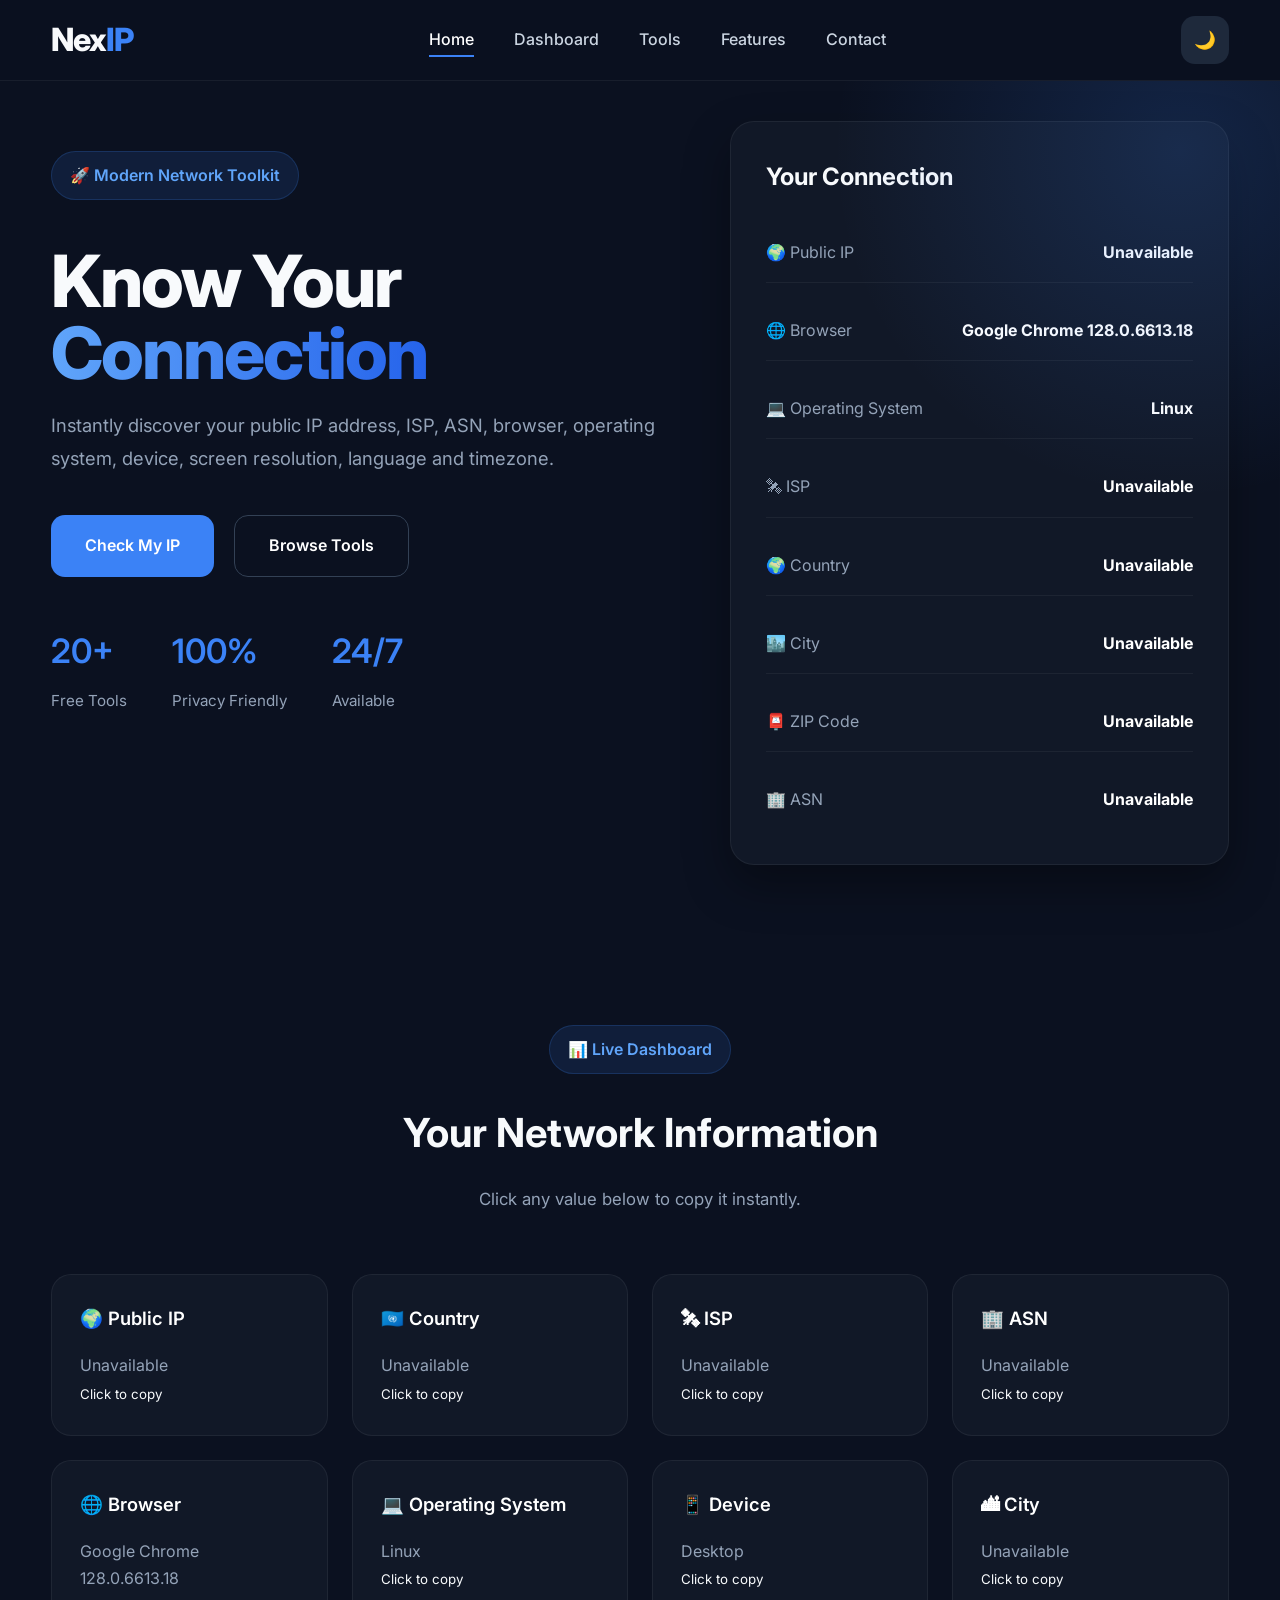
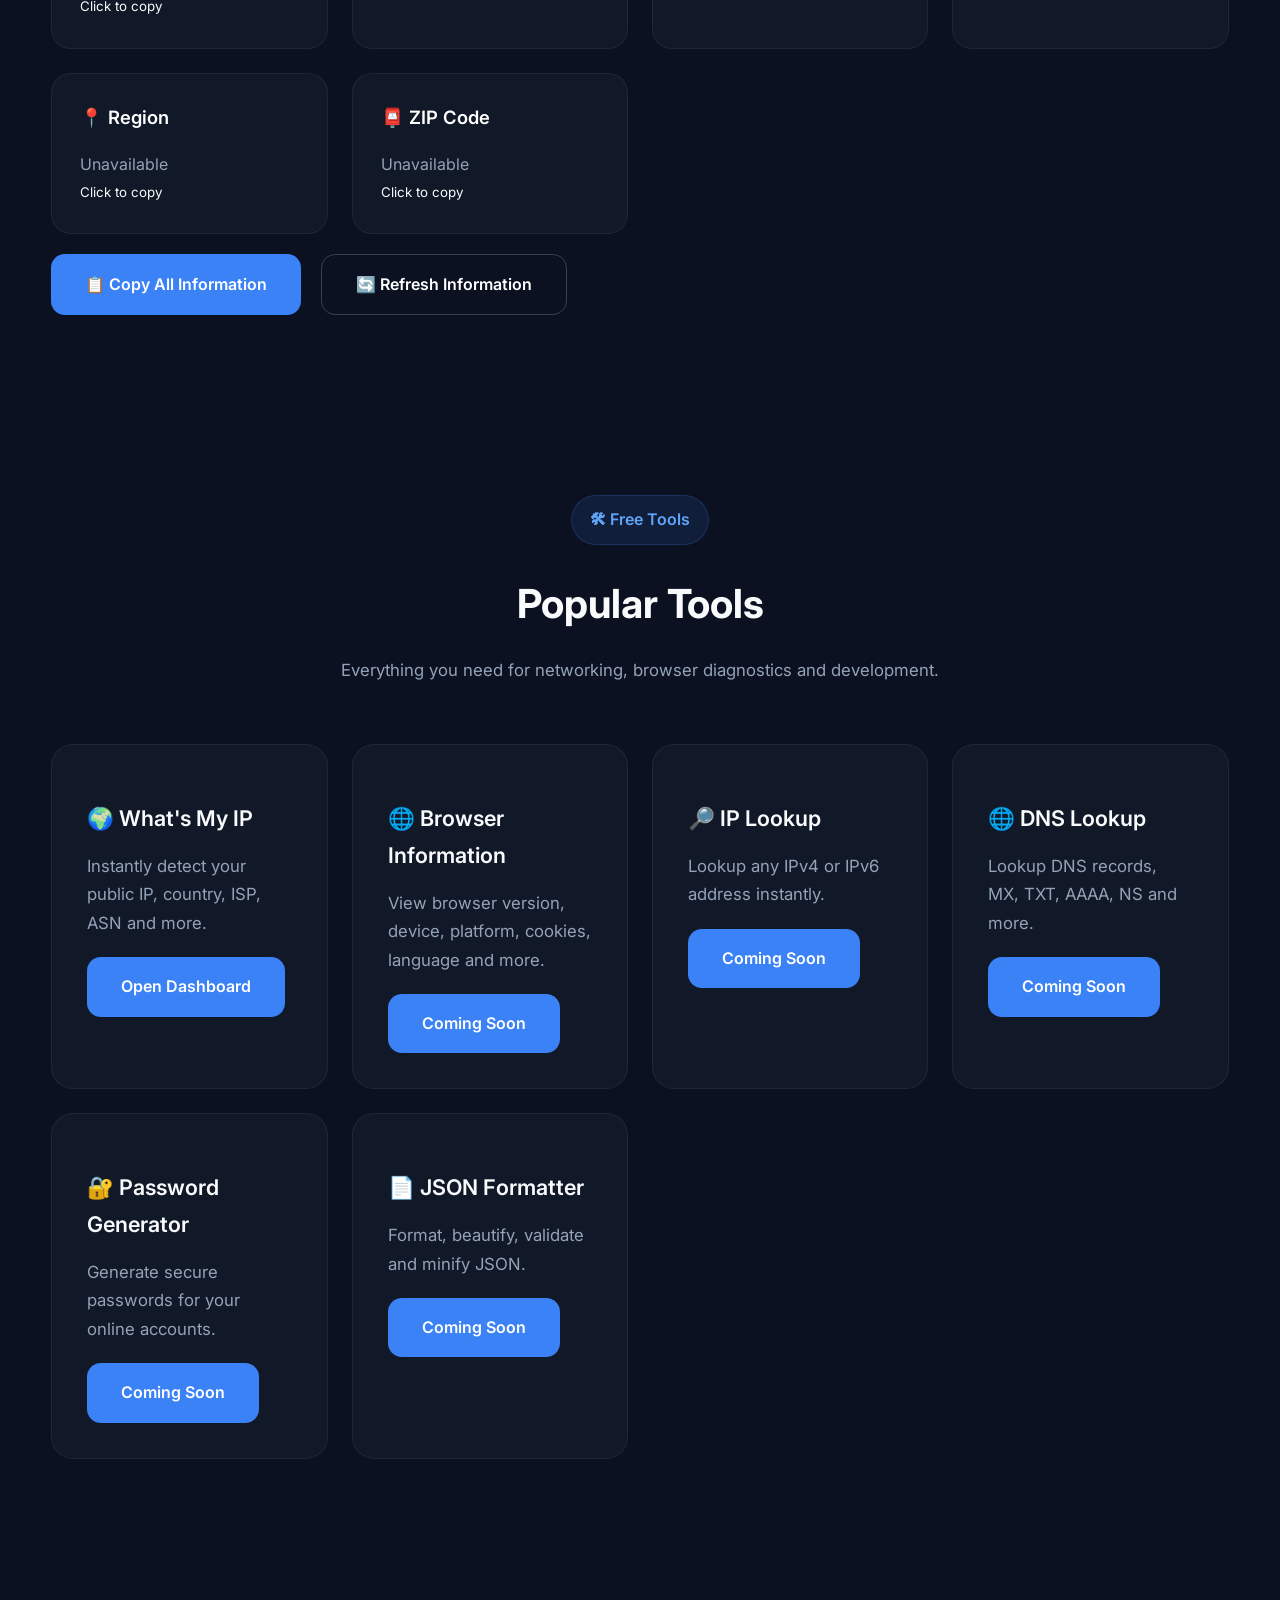
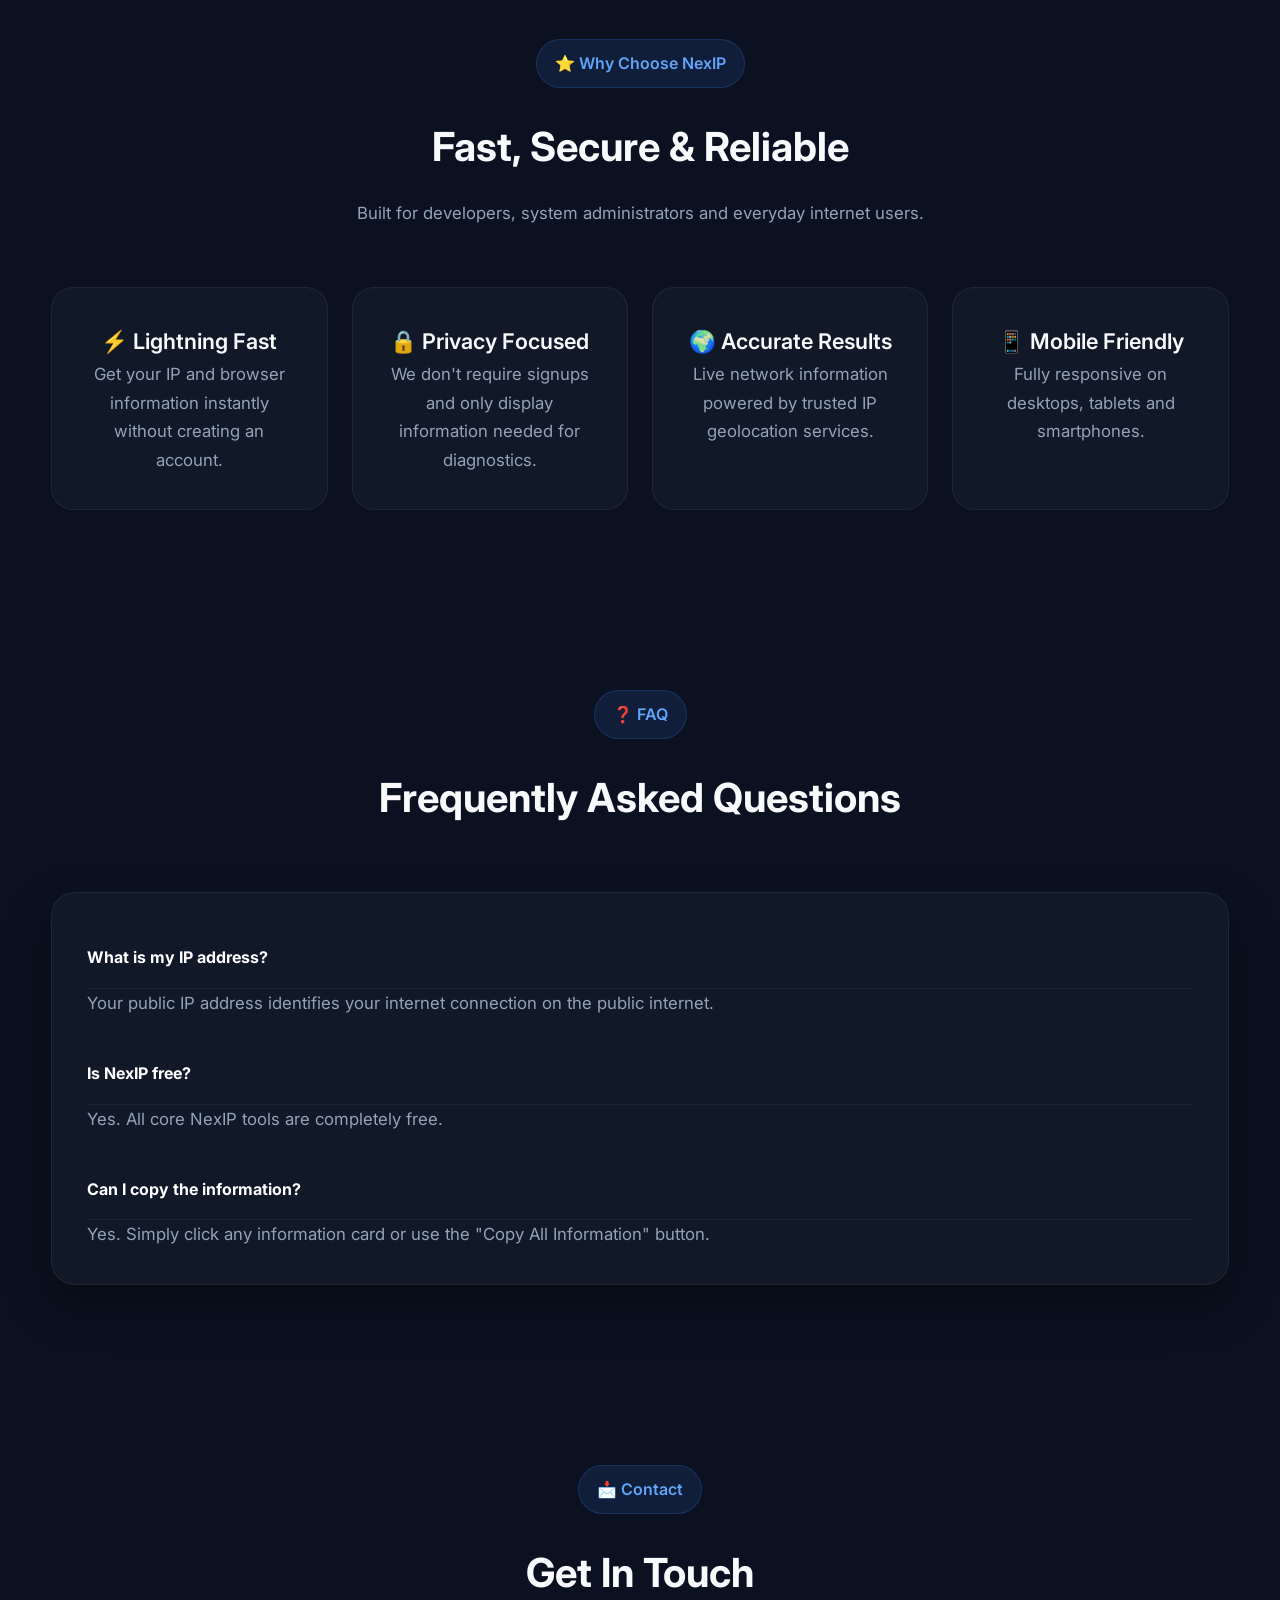
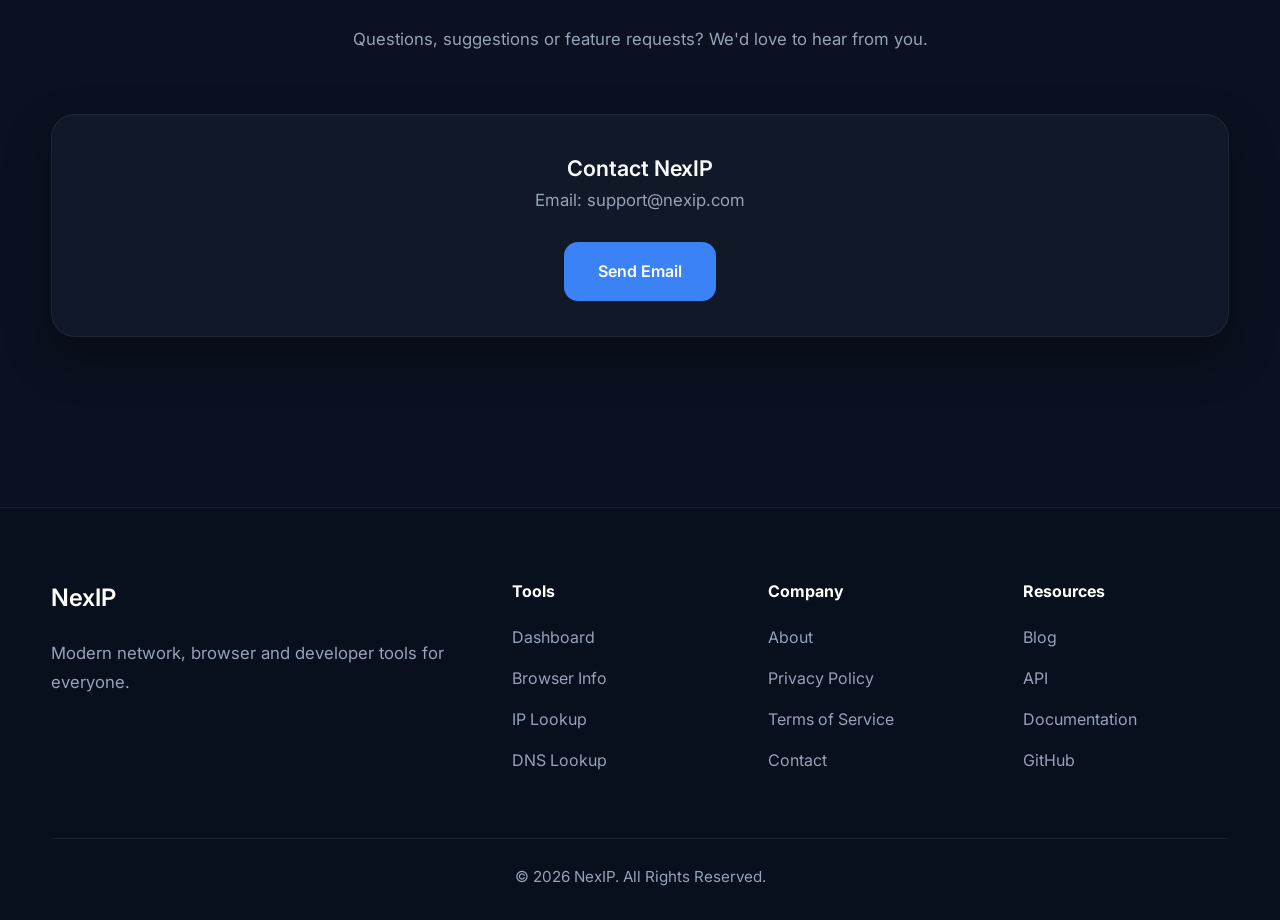
<file: index.html>
<!DOCTYPE html>
<html lang="en">

<head>

    <script async
src="https://pagead2.googlesyndication.com/pagead/js/adsbygoogle.js?client=ca-pub-3177326505245270"
crossorigin="anonymous"></script>

    <!-- Google tag (gtag.js) -->
<script async src="https://www.googletagmanager.com/gtag/js?id=G-XM204EVNWJ"></script>
<script>
  window.dataLayer = window.dataLayer || [];
  function gtag(){dataLayer.push(arguments);}
  gtag('js', new Date());

  gtag('config', 'G-XM204EVNWJ');
</script>


    <meta charset="UTF-8">

    <meta name="viewport"
          content="width=device-width, initial-scale=1.0">

    <title>NexIP | Modern IP & Network Tools</title>

    <meta name="description"
          content="Free IP address checker, browser information, DNS lookup, IP lookup and network tools.">

    <meta name="theme-color"
          content="#0B1120">

    <link rel="preconnect"
          href="https://fonts.googleapis.com">

    <link rel="preconnect"
          href="https://fonts.gstatic.com"
          crossorigin>

    <link href="https://fonts.googleapis.com/css2?family=Inter:wght@300;400;500;600;700;800&display=swap"
          rel="stylesheet">

    <link rel="stylesheet"
          href="css/main.css">

</head>

<body>

<!-- ==========================================
     HEADER
========================================== -->

<header class="header">

    <div class="container">

        <nav class="navbar">

            <a href="index.html"
               class="logo">

                Nex<span>IP</span>

            </a>

            <ul class="nav-links">

                <li>

                    <a class="active"
                       href="index.html">

                        Home

                    </a>

                </li>

                <li>

                    <a href="#dashboard">

                        Dashboard

                    </a>

                </li>

                <li>

                    <a href="#tools">

                        Tools

                    </a>

                </li>

                <li>

                    <a href="#features">

                        Features

                    </a>

                </li>

                <li>

                    <a href="#contact">

                        Contact

                    </a>

                </li>

            </ul>

            <div class="nav-actions">

                <button id="themeToggle">

                    🌙

                </button>

                <button
                    class="mobile-menu"
                    id="menuToggle">

                    ☰

                </button>

            </div>

        </nav>

    </div>

</header>

<!-- ==========================================
     HERO
========================================== -->

<section class="hero">

    <div class="container">

        <div class="hero-grid">

            <div class="hero-content fade-up">

                <span class="section-badge">

                    🚀 Modern Network Toolkit

                </span>

                <h1>

                    Know Your

                    <span>

                        Connection

                    </span>

                </h1>

                <p>

                    Instantly discover your public IP address,
                    ISP,
                    ASN,
                    browser,
                    operating system,
                    device,
                    screen resolution,
                    language and timezone.

                </p>

                <div class="hero-buttons">

                    <a href="#dashboard"
                       class="btn-primary">

                        Check My IP

                    </a>

                    <a href="#tools"
                       class="btn-secondary">

                        Browse Tools

                    </a>

                </div>

                <div class="hero-stats">

                    <div class="hero-stat">

                        <h3>

                            20+

                        </h3>

                        <p>

                            Free Tools

                        </p>

                    </div>

                    <div class="hero-stat">

                        <h3>

                            100%

                        </h3>

                        <p>

                            Privacy Friendly

                        </p>

                    </div>

                    <div class="hero-stat">

                        <h3>

                            24/7

                        </h3>

                        <p>

                            Available

                        </p>

                    </div>

                </div>

            </div>

            <div class="hero-card fade-up">

                <div class="card-header">

                    Your Connection

                </div>

                <div class="info-table">

                    <div class="info-row">

                        <span>🌍 Public IP</span>

                        <strong id="ip">

                            Loading...

                        </strong>

                    </div>

                    <div class="info-row">

                        <span>🌐 Browser</span>

                        <strong id="browser">

                            Detecting...

                        </strong>

                    </div>

                    <div class="info-row">

                        <span>💻 Operating System</span>

                        <strong id="os">

                            Detecting...

                        </strong>

                    </div>

                    <div class="info-row">

                        <span>🛰 ISP</span>

                        <strong id="isp">

                            Loading...

                        </strong>

                    </div>

                    <div class="info-row">

                        <span>🌍 Country</span>

                        <strong id="country">

                            Loading...

                        </strong>

                    </div>

                    <div class="info-row">

                        <span>🏙️ City</span>

                        <strong id="city">

                            Loading...

                        </strong>

                    </div>

                    <div class="info-row">

                        <span>📮 ZIP Code</span>

                        <strong id="postal">

                            Loading...

                        </strong>

                    </div>

                    <div class="info-row">

                        <span>🏢 ASN</span>

                        <strong id="asn">

                            Loading...

                        </strong>

                    </div>

                </div>

            </div>

        </div>

    </div>

</section>

<!-- ==========================================
     LIVE DASHBOARD
========================================== -->

<section id="dashboard">

    <div class="container">

        <div class="section-header">

            <span class="section-badge">

                📊 Live Dashboard

            </span>

            <h2>

                Your Network Information

            </h2>

            <p>

                Click any value below to copy it instantly.

            </p>

        </div>

        <div class="stats-grid">
            <!-- ===========================
     Row 1
=========================== -->

<div class="stat-card copy-card" data-copy-target="ip">

    <h3>🌍 Public IP</h3>

    <p id="dashboard-ip">

        Loading...

    </p>

    <small>Click to copy</small>

</div>

<div class="stat-card copy-card" data-copy-target="country">

    <h3>🇺🇳 Country</h3>

    <p id="dashboard-country">

        Loading...

    </p>

    <small>Click to copy</small>

</div>

<div class="stat-card copy-card" data-copy-target="isp">

    <h3>🛰 ISP</h3>

    <p id="dashboard-isp">

        Loading...

    </p>

    <small>Click to copy</small>

</div>

<div class="stat-card copy-card" data-copy-target="asn">

    <h3>🏢 ASN</h3>

    <p id="dashboard-asn">

        Loading...

    </p>

    <small>Click to copy</small>

</div>

<!-- ===========================
     Row 2
=========================== -->

<div class="stat-card copy-card" data-copy-target="browser">

    <h3>🌐 Browser</h3>

    <p id="dashboard-browser">

        Detecting...

    </p>

    <small>Click to copy</small>

</div>

<div class="stat-card copy-card" data-copy-target="os">

    <h3>💻 Operating System</h3>

    <p id="dashboard-os">

        Detecting...

    </p>

    <small>Click to copy</small>

</div>

<div class="stat-card copy-card" data-copy-target="device">

    <h3>📱 Device</h3>

    <p id="dashboard-device">

        Detecting...

    </p>

    <small>Click to copy</small>

</div>



<!-- ===========================
     Row 3
=========================== -->





<div class="stat-card copy-card" data-copy-target="city">

    <h3>🏙 City</h3>

    <p id="dashboard-city">

        Loading...

    </p>

    <small>Click to copy</small>

</div>

<div class="stat-card copy-card" data-copy-target="region">

    <h3>📍 Region</h3>

    <p id="dashboard-region">

        Loading...

    </p>

    <small>Click to copy</small>

</div>
<div class="stat-card copy-card" data-copy-target="postal">

    <h3>📮 ZIP Code</h3>

    <p id="dashboard-postal">

        Loading...

    </p>

    <small>Click to copy</small>

</div>

</div>

<div class="hero-buttons mt-5">

    <button
        id="copyAll"
        class="btn-primary">

        📋 Copy All Information

    </button>

    <button
        id="refreshInfo"
        class="btn-secondary">

        🔄 Refresh Information

    </button>

</div>

</div>

</section>

<!-- ===========================
     TOOLS
=========================== -->

<section id="tools">

<div class="container">

<div class="section-header">

<span class="section-badge">

🛠 Free Tools

</span>

<h2>

Popular Tools

</h2>

<p>

Everything you need for networking,
browser diagnostics
and development.

</p>

</div>

<div class="stats-grid">

<div class="tool-card">

<h3>

🌍 What's My IP

</h3>

<p>

Instantly detect your public IP,
country,
ISP,
ASN and more.

</p>

<a href="#dashboard"
class="btn-primary">

Open Dashboard

</a>

</div>

<div class="tool-card">

<h3>

🌐 Browser Information

</h3>

<p>

View browser version,
device,
platform,
cookies,
language
and more.

</p>

<a href="#"
class="btn-primary">

Coming Soon

</a>

</div>

<div class="tool-card">

<h3>

🔎 IP Lookup

</h3>

<p>

Lookup any IPv4
or IPv6 address
instantly.

</p>

<a href="#"
class="btn-primary">

Coming Soon

</a>

</div>

<div class="tool-card">

<h3>

🌐 DNS Lookup

</h3>

<p>

Lookup DNS records,
MX,
TXT,
AAAA,
NS and more.

</p>

<a href="#"
class="btn-primary">

Coming Soon

</a>

</div>

<div class="tool-card">

<h3>

🔐 Password Generator

</h3>

<p>

Generate secure passwords
for your online accounts.

</p>

<a href="#"
class="btn-primary">

Coming Soon

</a>

</div>

<div class="tool-card">

<h3>

📄 JSON Formatter

</h3>

<p>

Format,
beautify,
validate
and minify JSON.

</p>

<a href="#"
class="btn-primary">

Coming Soon

</a>

</div>

</div>

</div>

</section>
<!-- ==========================================
     FEATURES
========================================== -->

<section id="features">

    <div class="container">

        <div class="section-header">

            <span class="section-badge">

                ⭐ Why Choose NexIP

            </span>

            <h2>

                Fast, Secure & Reliable

            </h2>

            <p>

                Built for developers, system administrators and everyday internet users.

            </p>

        </div>

        <div class="stats-grid">

            <div class="feature-card">

                <h3>

                    ⚡ Lightning Fast

                </h3>

                <p>

                    Get your IP and browser information instantly without creating an account.

                </p>

            </div>

            <div class="feature-card">

                <h3>

                    🔒 Privacy Focused

                </h3>

                <p>

                    We don't require signups and only display information needed for diagnostics.

                </p>

            </div>

            <div class="feature-card">

                <h3>

                    🌍 Accurate Results

                </h3>

                <p>

                    Live network information powered by trusted IP geolocation services.

                </p>

            </div>

            <div class="feature-card">

                <h3>

                    📱 Mobile Friendly

                </h3>

                <p>

                    Fully responsive on desktops, tablets and smartphones.

                </p>

            </div>

        </div>

    </div>

</section>

<!-- ==========================================
     FAQ
========================================== -->

<section>

    <div class="container">

        <div class="section-header">

            <span class="section-badge">

                ❓ FAQ

            </span>

            <h2>

                Frequently Asked Questions

            </h2>

        </div>

        <div class="hero-card">

            <div class="info-row">

                <strong>

                    What is my IP address?

                </strong>

            </div>

            <p>

                Your public IP address identifies your internet connection on the public internet.

            </p>

            <br>

            <div class="info-row">

                <strong>

                    Is NexIP free?

                </strong>

            </div>

            <p>

                Yes. All core NexIP tools are completely free.

            </p>

            <br>

            <div class="info-row">

                <strong>

                    Can I copy the information?

                </strong>

            </div>

            <p>

                Yes. Simply click any information card or use the "Copy All Information" button.

            </p>

        </div>

    </div>

</section>

<!-- ==========================================
     CONTACT
========================================== -->

<section id="contact">

    <div class="container">

        <div class="section-header">

            <span class="section-badge">

                📩 Contact

            </span>

            <h2>

                Get In Touch

            </h2>

            <p>

                Questions, suggestions or feature requests? We'd love to hear from you.

            </p>

        </div>

        <div class="hero-card text-center">

            <h3>

                Contact NexIP

            </h3>

            <p>

                Email:
                support@nexip.com

            </p>

            <br>

            <a href="mailto:support@nexip.com"
               class="btn-primary">

                Send Email

            </a>

        </div>

    </div>

</section>

<!-- ==========================================
     FOOTER
========================================== -->

<footer class="footer">

    <div class="container">

        <div class="footer-grid">

            <div>

                <h3>

                    NexIP

                </h3>

                <p>

                    Modern network, browser and developer tools for everyone.

                </p>

            </div>

            <div>

                <h4>

                    Tools

                </h4>

                <ul>

                    <li><a href="#dashboard">Dashboard</a></li>

                    <li><a href="#">Browser Info</a></li>

                    <li><a href="#">IP Lookup</a></li>

                    <li><a href="#">DNS Lookup</a></li>

                </ul>

            </div>

            <div>

                <h4>

                    Company

                </h4>

                <ul>

                    <li><a href="#">About</a></li>

                    <li><a href="#">Privacy Policy</a></li>

                    <li><a href="#">Terms of Service</a></li>

                    <li><a href="#contact">Contact</a></li>

                </ul>

            </div>

            <div>

                <h4>

                    Resources

                </h4>

                <ul>

                    <li><a href="#">Blog</a></li>

                    <li><a href="#">API</a></li>

                    <li><a href="#">Documentation</a></li>

                    <li><a href="#">GitHub</a></li>

                </ul>

            </div>

        </div>

        <div class="footer-bottom">

            © 2026 NexIP. All Rights Reserved.

        </div>

    </div>

</footer>

<script type="module" src="js/main.js"></script>

</body>

</html>
</file>
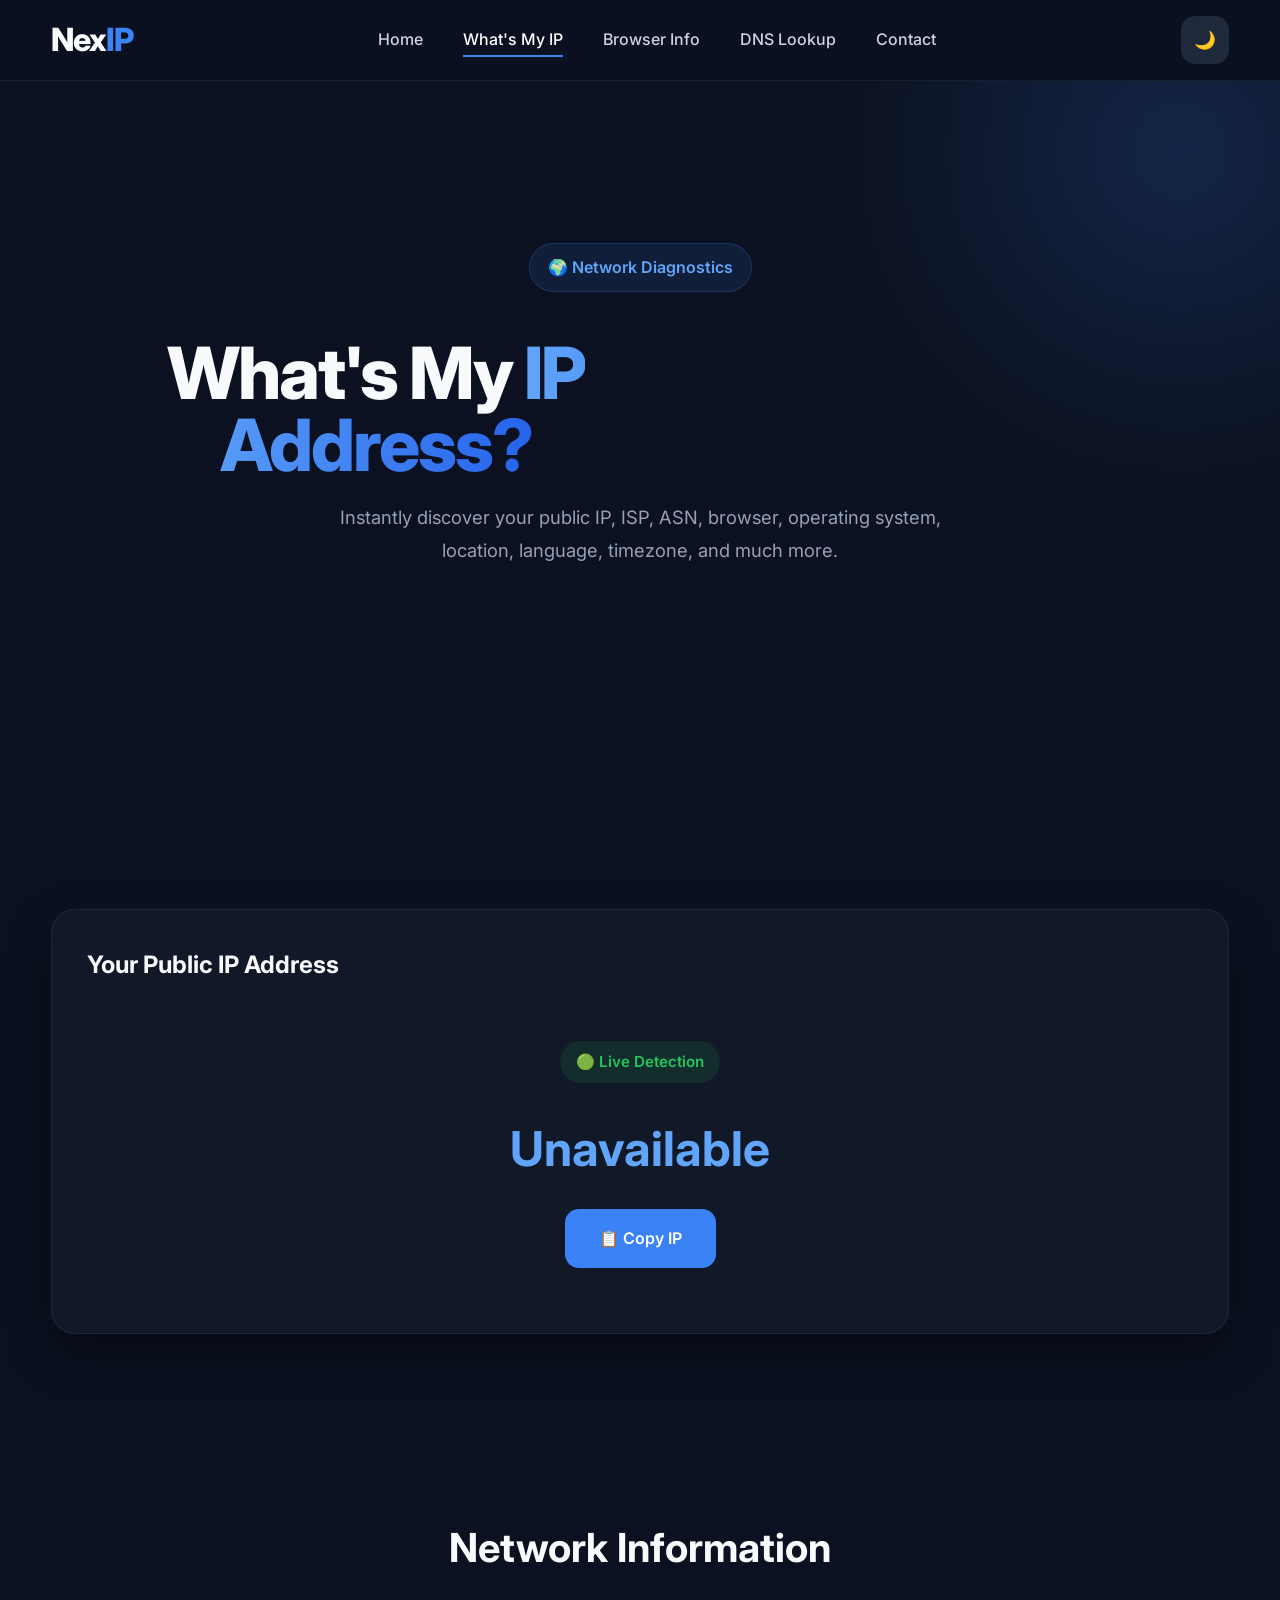
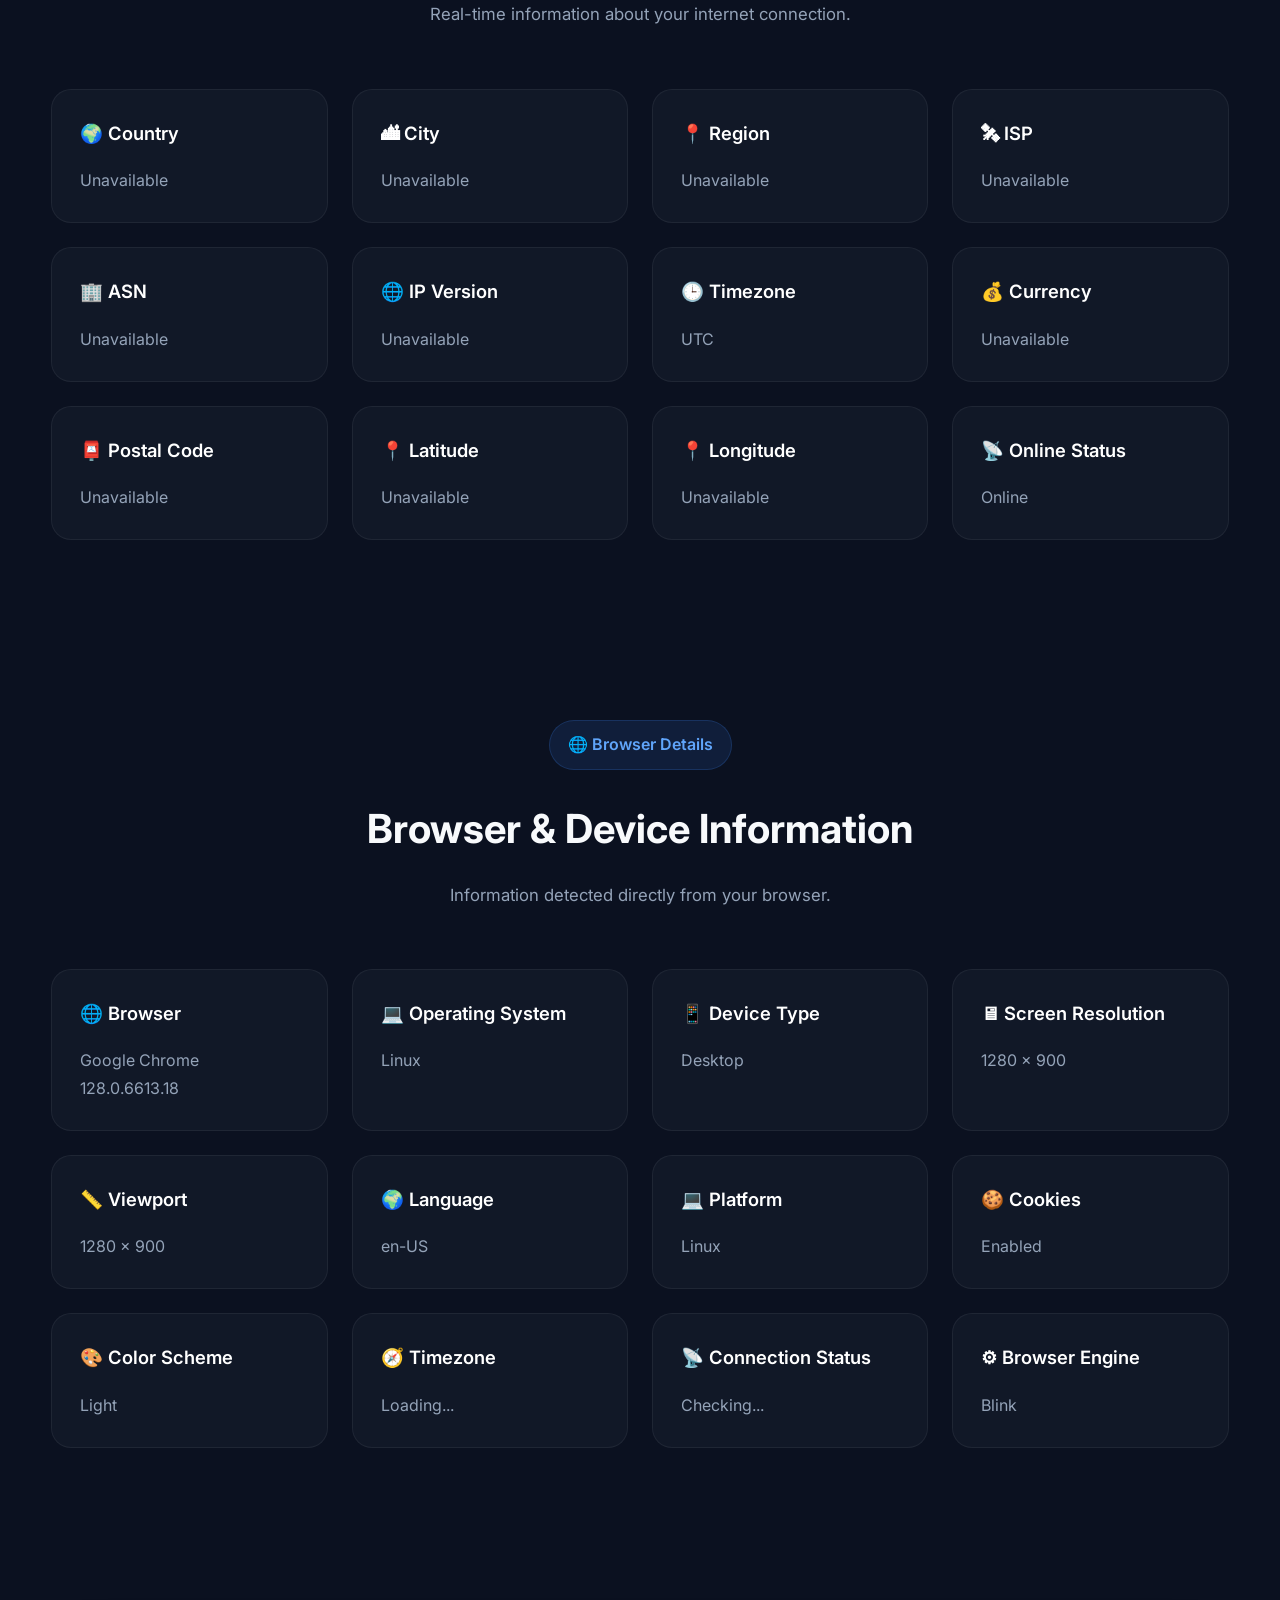
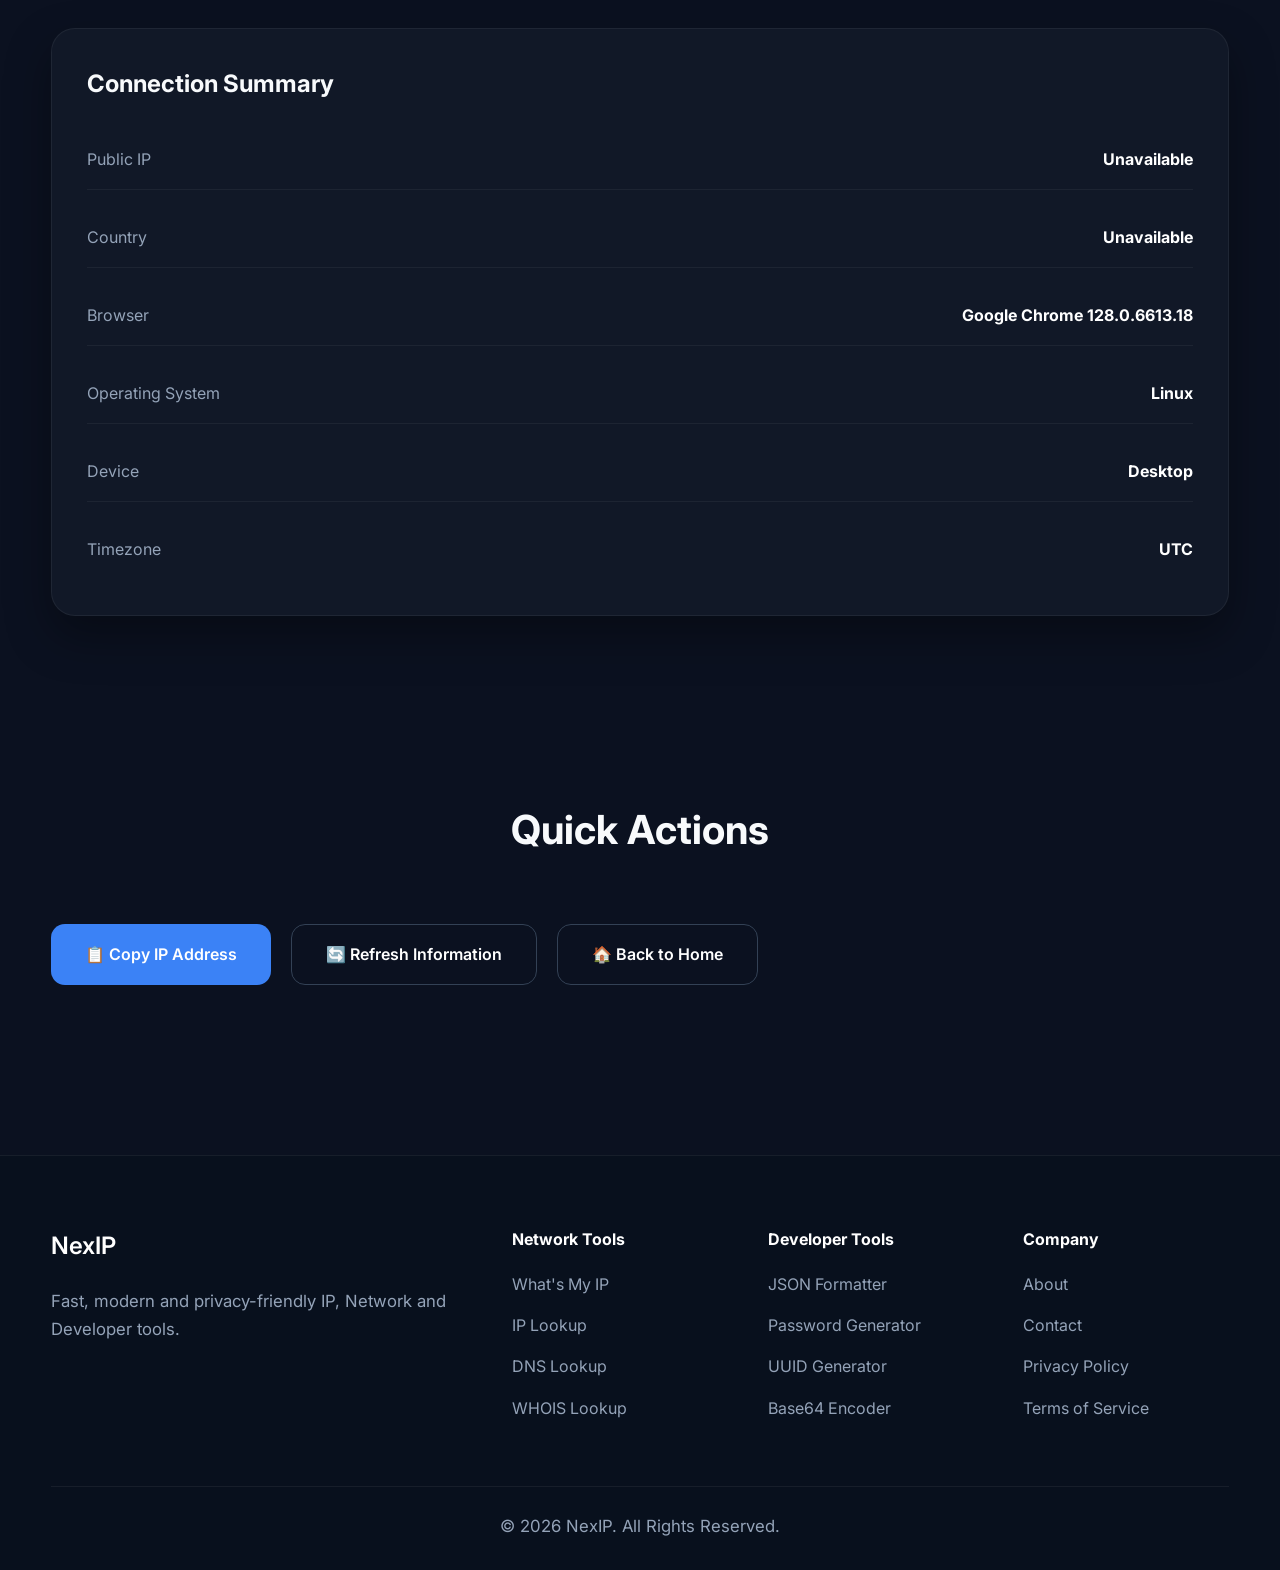
<file: pages/whats-my-ip.html>
<!DOCTYPE html>
<html lang="en">

<head>

    <meta charset="UTF-8">

    <meta name="viewport"
          content="width=device-width, initial-scale=1.0">

    <title>What's My IP Address | NexIP</title>

    <meta name="description"
          content="Find your public IP address, ISP, ASN, browser, operating system, location and network information.">

    <meta name="theme-color"
          content="#0B1120">

    <link rel="preconnect"
          href="https://fonts.googleapis.com">

    <link rel="preconnect"
          href="https://fonts.gstatic.com"
          crossorigin>

    <link href="https://fonts.googleapis.com/css2?family=Inter:wght@300;400;500;600;700;800&display=swap"
          rel="stylesheet">

    <link rel="stylesheet"
          href="../css/main.css">

</head>

<body>

<!-- ==========================================
     HEADER
========================================== -->

<header class="header">

    <div class="container">

        <nav class="navbar">

            <a href="../index.html"
               class="logo">

                Nex<span>IP</span>

            </a>

            <ul class="nav-links">

                <li>
                    <a href="../index.html">
                        Home
                    </a>
                </li>

                <li>
                    <a class="active"
                       href="whats-my-ip.html">
                        What's My IP
                    </a>
                </li>

                <li>
                    <a href="#">
                        Browser Info
                    </a>
                </li>

                <li>
                    <a href="#">
                        DNS Lookup
                    </a>
                </li>

                <li>
                    <a href="#">
                        Contact
                    </a>
                </li>

            </ul>

            <div class="nav-actions">

                <button id="themeToggle">

                    🌙

                </button>

                <button
                    class="mobile-menu"
                    id="menuToggle">

                    ☰

                </button>

            </div>

        </nav>

    </div>

</header>

<!-- ==========================================
     HERO
========================================== -->

<section class="hero">

    <div class="container">

        <div class="section-header">

            <span class="section-badge">

                🌍 Network Diagnostics

            </span>

            <h1>

                What's My
                <span>IP Address?</span>

            </h1>

            <p>

                Instantly discover your public IP,
                ISP,
                ASN,
                browser,
                operating system,
                location,
                language,
                timezone,
                and much more.

            </p>

        </div>

    </div>

</section>

<!-- ==========================================
     PUBLIC IP
========================================== -->

<section>

<div class="container">

<div class="hero-card">

<div class="card-header">

Your Public IP Address

</div>

<div class="ip-display">

<div class="status-badge">

🟢 Live Detection

</div>

<h2 id="ip">

Loading...

</h2>

<button
id="copyIP"
class="btn-primary">

📋 Copy IP

</button>

</div>

</div>

</div>

</section>

<!-- ==========================================
     NETWORK INFORMATION
========================================== -->

<section>

<div class="container">

<div class="section-header">

<h2>

Network Information

</h2>

<p>

Real-time information about your internet connection.

</p>

</div>

<div class="stats-grid">

<div class="stat-card">

<h3>

🌍 Country

</h3>

<p id="country">

Loading...

</p>

</div>

<div class="stat-card">

<h3>

🏙 City

</h3>

<p id="city">

Loading...

</p>

</div>

<div class="stat-card">

<h3>

📍 Region

</h3>

<p id="region">

Loading...

</p>

</div>

<div class="stat-card">

<h3>

🛰 ISP

</h3>

<p id="isp">

Loading...

</p>

</div>

<div class="stat-card">

<h3>

🏢 ASN

</h3>

<p id="asn">

Loading...

</p>

</div>

<div class="stat-card">

<h3>

🌐 IP Version

</h3>

<p id="ipVersion">

Loading...

</p>

</div>

<div class="stat-card">

<h3>

🕒 Timezone

</h3>

<p id="timezone">

Loading...

</p>

</div>

<div class="stat-card">

<h3>

💰 Currency

</h3>

<p id="currency">

Loading...

</p>

</div>

<div class="stat-card">

<h3>

📮 Postal Code

</h3>

<p id="postal">

Loading...

</p>

</div>

<div class="stat-card">

<h3>

📍 Latitude

</h3>

<p id="latitude">

Loading...

</p>

</div>

<div class="stat-card">

<h3>

📍 Longitude

</h3>

<p id="longitude">

Loading...

</p>

</div>

<div class="stat-card">

<h3>

📡 Online Status

</h3>

<p id="online">

Checking...

</p>

</div>

</div>
</div>

</section>

<!-- ==========================================
     BROWSER INFORMATION
========================================== -->

<section>

<div class="container">

<div class="section-header">

<span class="section-badge">

🌐 Browser Details

</span>

<h2>

Browser & Device Information

</h2>

<p>

Information detected directly from your browser.

</p>

</div>

<div class="stats-grid">

<div class="stat-card">

<h3>

🌐 Browser

</h3>

<p id="browser">

Loading...

</p>

</div>

<div class="stat-card">

<h3>

💻 Operating System

</h3>

<p id="os">

Loading...

</p>

</div>

<div class="stat-card">

<h3>

📱 Device Type

</h3>

<p id="device">

Loading...

</p>

</div>

<div class="stat-card">

<h3>

🖥 Screen Resolution

</h3>

<p id="screen">

Loading...

</p>

</div>

<div class="stat-card">

<h3>

📏 Viewport

</h3>

<p id="viewport">

Loading...

</p>

</div>

<div class="stat-card">

<h3>

🌍 Language

</h3>

<p id="language">

Loading...

</p>

</div>

<div class="stat-card">

<h3>

💻 Platform

</h3>

<p id="platform">

Loading...

</p>

</div>

<div class="stat-card">

<h3>

🍪 Cookies

</h3>

<p id="cookies">

Loading...

</p>

</div>

<div class="stat-card">

<h3>

🎨 Color Scheme

</h3>

<p id="colorScheme">

Loading...

</p>

</div>

<div class="stat-card">

<h3>

🧭 Timezone

</h3>

<p id="timezone">

Loading...

</p>

</div>

<div class="stat-card">

<h3>

📡 Connection Status

</h3>

<p id="online">

Checking...

</p>

</div>

<div class="stat-card">

<h3>

⚙ Browser Engine

</h3>

<p id="browserEngine">

Detecting...

</p>

</div>

</div>

</div>

</section>

<!-- ==========================================
     CONNECTION SUMMARY
========================================== -->

<section>

<div class="container">

<div class="hero-card">

<div class="card-header">

Connection Summary

</div>

<div class="info-table">

<div class="info-row">

<span>

Public IP

</span>

<strong id="summaryIP">

Loading...

</strong>

</div>

<div class="info-row">

<span>

Country

</span>

<strong id="summaryCountry">

Loading...

</strong>

</div>

<div class="info-row">

<span>

Browser

</span>

<strong id="summaryBrowser">

Loading...

</strong>

</div>

<div class="info-row">

<span>

Operating System

</span>

<strong id="summaryOS">

Loading...

</strong>

</div>

<div class="info-row">

<span>

Device

</span>

<strong id="summaryDevice">

Loading...

</strong>

</div>

<div class="info-row">

<span>

Timezone

</span>

<strong id="summaryTimezone">

Loading...

</strong>

</div>

</div>

</div>

</div>

</section>

<!-- ==========================================
     QUICK ACTIONS
========================================== -->

<section>

<div class="container">

<div class="section-header">

<h2>

Quick Actions

</h2>

</div>

<div class="hero-buttons">

<button
class="btn-primary"
id="copyIP">

📋 Copy IP Address

</button>

<button
class="btn-secondary"
id="refreshInfo">

🔄 Refresh Information

</button>

<a
href="../index.html"
class="btn-secondary">

🏠 Back to Home

</a>

</div>

</div>

</section>
<!-- ==========================================
     FOOTER
========================================== -->

<footer class="footer">

    <div class="container">

        <div class="footer-grid">

            <div>

                <h3>

                    NexIP

                </h3>

                <p>

                    Fast, modern and privacy-friendly
                    IP, Network and Developer tools.

                </p>

            </div>

            <div>

                <h4>

                    Network Tools

                </h4>

                <ul>

                    <li><a href="whats-my-ip.html">What's My IP</a></li>

                    <li><a href="#">IP Lookup</a></li>

                    <li><a href="#">DNS Lookup</a></li>

                    <li><a href="#">WHOIS Lookup</a></li>

                </ul>

            </div>

            <div>

                <h4>

                    Developer Tools

                </h4>

                <ul>

                    <li><a href="#">JSON Formatter</a></li>

                    <li><a href="#">Password Generator</a></li>

                    <li><a href="#">UUID Generator</a></li>

                    <li><a href="#">Base64 Encoder</a></li>

                </ul>

            </div>

            <div>

                <h4>

                    Company

                </h4>

                <ul>

                    <li><a href="#">About</a></li>

                    <li><a href="#">Contact</a></li>

                    <li><a href="#">Privacy Policy</a></li>

                    <li><a href="#">Terms of Service</a></li>

                </ul>

            </div>

        </div>

        <div class="footer-bottom">

            <p>

                © 2026 NexIP. All Rights Reserved.

            </p>

        </div>

    </div>

</footer>

<!-- ==========================================
     JavaScript
========================================== -->

<script type="module" src="../js/main.js"></script>

</body>

</html>
</file>
<file: css/main.css>
/*
==========================================
NexIP v1.0
Main Stylesheet
==========================================
*/

/* Google Font */
@import url('https://fonts.googleapis.com/css2?family=Inter:wght@300;400;500;600;700;800&display=swap');

/* Layout */
@import url("./layout.css");

/* Components */
@import url("./navbar.css");
@import url("./hero.css");
@import url("./cards.css");
@import url("./footer.css");

/* Responsive */
@import url("./responsive.css");

/*
==========================================
CSS Variables
==========================================
*/

:root{

    --bg:#0B1120;

    --surface:#111827;

    --surface-2:#1F2937;

    --border:#334155;

    --primary:#3B82F6;

    --primary-hover:#2563EB;

    --accent:#06B6D4;

    --text:#F8FAFC;

    --text-muted:#94A3B8;

    --radius:18px;

    --shadow:
        0 15px 40px rgba(0,0,0,.35);

    --transition:.30s ease;

    --container:1200px;

}

/*
==========================================
Reset
==========================================
*/

*{

    margin:0;

    padding:0;

    box-sizing:border-box;

}

html{

    scroll-behavior:smooth;

}

body{

    font
</file>
